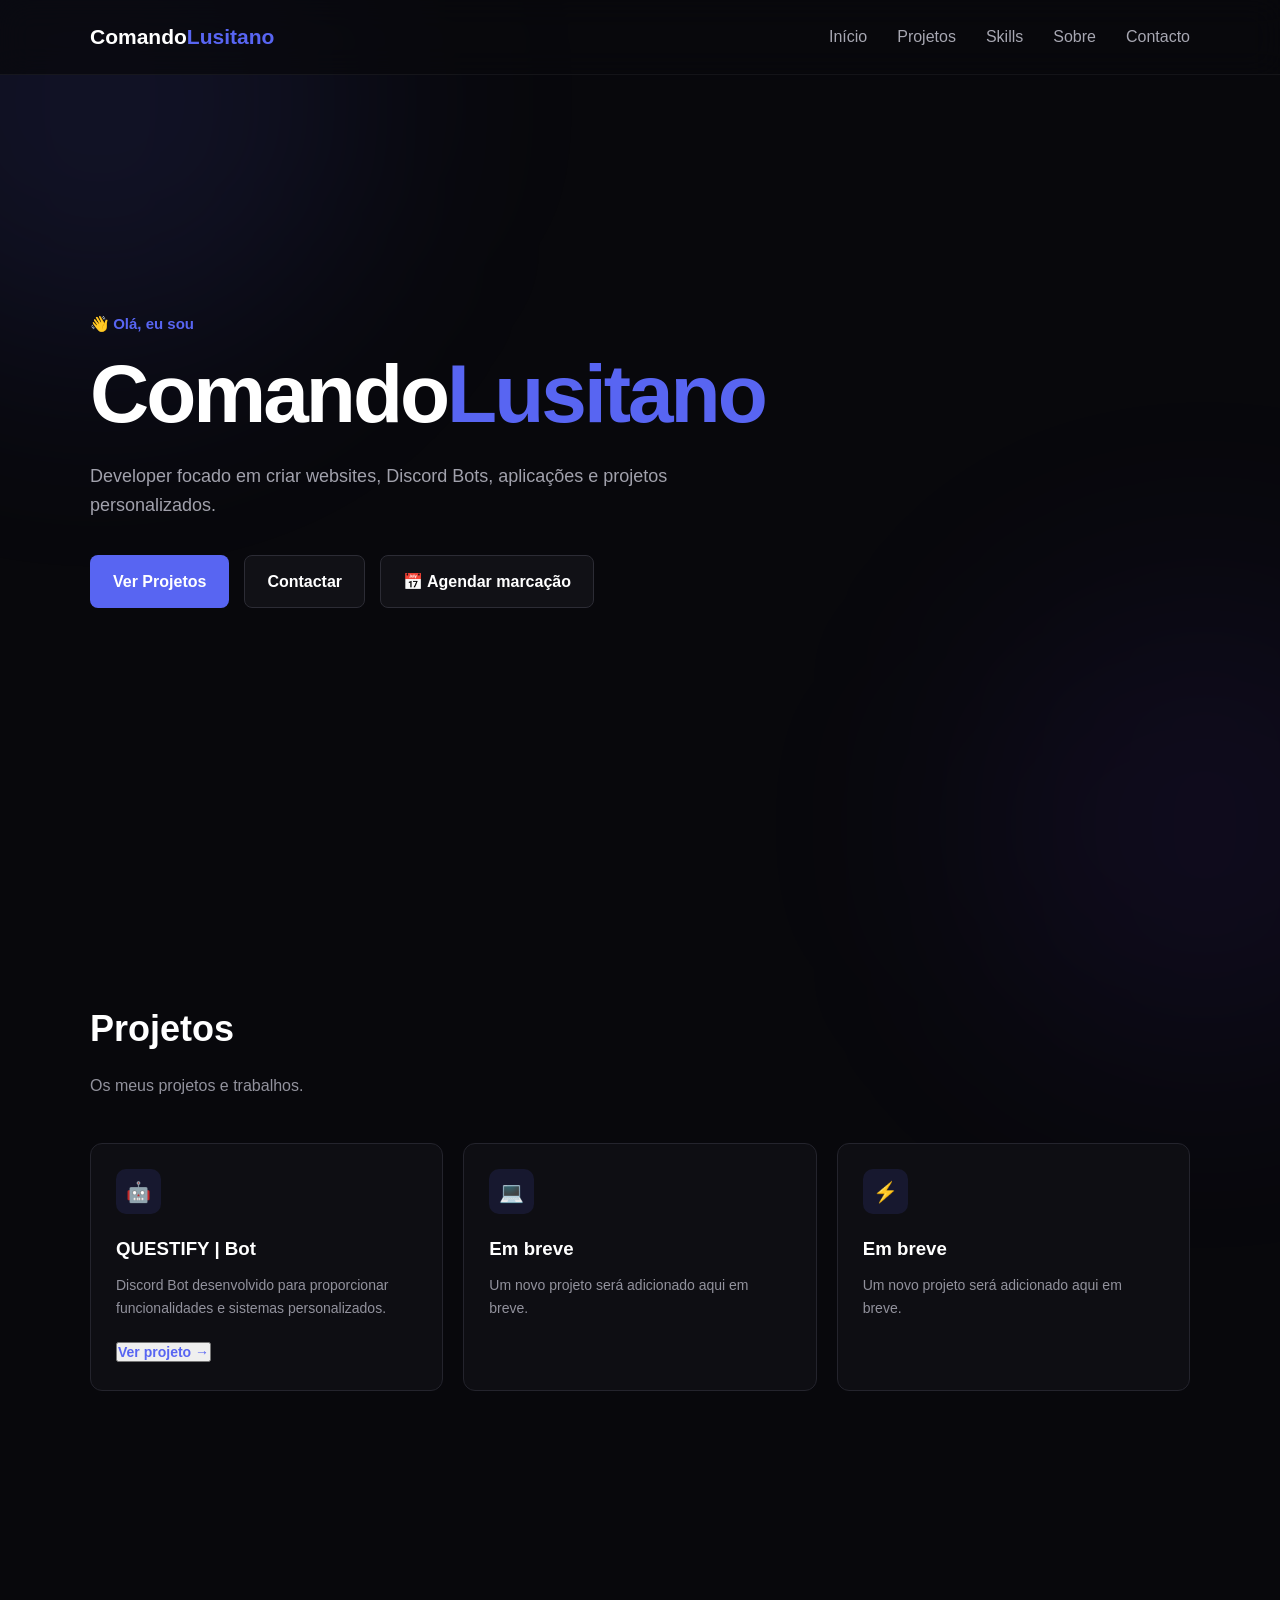
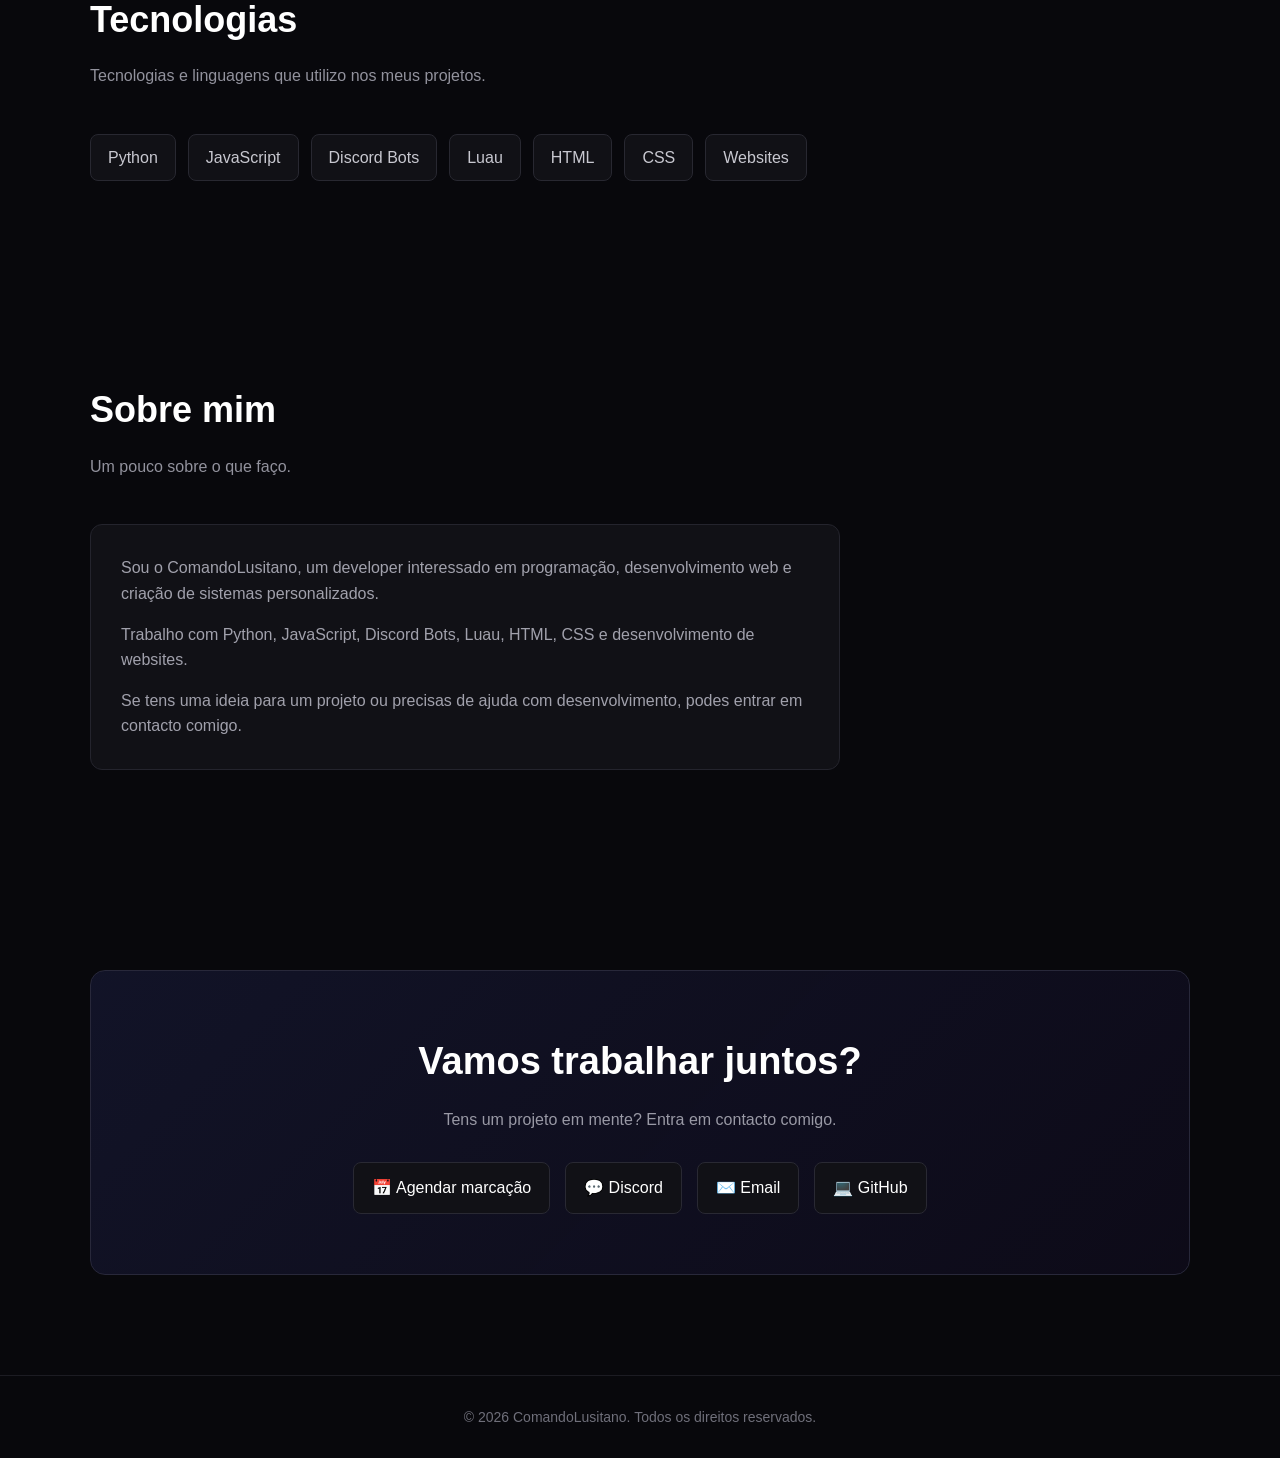
<file: index.html>
<!DOCTYPE html>
<html lang="pt-PT">

<head>

    <meta charset="UTF-8">

    <meta
        name="viewport"
        content="width=device-width, initial-scale=1.0"
    >

    <meta
        name="description"
        content="ComandoLusitano — Developer especializado em Python, JavaScript, Discord Bots, Luau, HTML e websites."
    >

    <meta
        name="author"
        content="ComandoLusitano"
    >

    <title>ComandoLusitano | Developer</title>

    <link
        rel="stylesheet"
        href="style.css"
    >

</head>

<body>

    <!-- ==============================
         NAVBAR
    =============================== -->

    <header class="navbar">

        <div class="nav-container">

            <a
                href="#home"
                class="logo"
            >
                Comando<span>Lusitano</span>
            </a>

            <nav>

                <ul class="nav-links">

                    <li>
                        <a href="#home">
                            Início
                        </a>
                    </li>

                    <li>
                        <a href="#projects">
                            Projetos
                        </a>
                    </li>

                    <li>
                        <a href="#skills">
                            Skills
                        </a>
                    </li>

                    <li>
                        <a href="#about">
                            Sobre
                        </a>
                    </li>

                    <li>
                        <a href="#contact">
                            Contacto
                        </a>
                    </li>

                </ul>

            </nav>

        </div>

    </header>


    <!-- ==============================
         MAIN
    =============================== -->

    <main>

        <!-- ==============================
             HERO
        =============================== -->

        <section
            id="home"
            class="hero"
        >

            <div class="container">

                <div class="hero-content">

                    <p class="hero-small">
                        👋 Olá, eu sou
                    </p>

                    <h1>
                        Comando<span>Lusitano</span>
                    </h1>

                    <p class="hero-description">
                        Developer focado em criar websites,
                        Discord Bots, aplicações e projetos
                        personalizados.
                    </p>

                    <div class="buttons">

                        <a
                            href="#projects"
                            class="btn btn-primary"
                        >
                            Ver Projetos
                        </a>

                        <a
                            href="#contact"
                            class="btn btn-secondary"
                        >
                            Contactar
                        </a>

                        <a
                            href="/marcacoes"
                            class="btn btn-secondary"
                        >
                            📅 Agendar marcação
                        </a>

                    </div>

                </div>

            </div>

        </section>


        <!-- ==============================
             PROJECTS
        =============================== -->

        <section id="projects">

            <div class="container">

                <h2 class="section-title">
                    Projetos
                </h2>

                <p class="section-description">
                    Os meus projetos e trabalhos.
                </p>

                <div class="projects-grid">


                    <!-- PROJECT 1 -->

                    <article class="project-card">

                        <div class="project-icon">
                            🤖
                        </div>

                        <h3>
                            QUESTIFY | Bot
                        </h3>

                        <p>
                            Discord Bot desenvolvido para
                            proporcionar funcionalidades
                            e sistemas personalizados.
                        </p>

                        <button
                            type="button"
                            class="project-link project-button"
                            onclick="toggleProject(this)"
                        >
                            Ver projeto →
                        </button>

                        <div class="project-details">

                            <p>
                                O Questify é um Discord Bot
                                desenvolvido para auxiliar na
                                moderação e gestão de servidores.
                                A sua principal distinção é o
                                sistema de missões de Orbs,
                                que permite enviar automaticamente,
                                em tempo real, as missões disponíveis
                                para um canal específico do servidor,
                                mantendo os membros sempre informados.
                            </p>

                        </div>

                    </article>


                    <!-- PROJECT 2 -->

                    <article class="project-card">

                        <div class="project-icon">
                            💻
                        </div>

                        <h3>
                            Em breve
                        </h3>

                        <p>
                            Um novo projeto será adicionado
                            aqui em breve.
                        </p>

                    </article>


                    <!-- PROJECT 3 -->

                    <article class="project-card">

                        <div class="project-icon">
                            ⚡
                        </div>

                        <h3>
                            Em breve
                        </h3>

                        <p>
                            Um novo projeto será adicionado
                            aqui em breve.
                        </p>

                    </article>


                </div>

            </div>

        </section>


        <!-- ==============================
             SKILLS
        =============================== -->

        <section id="skills">

            <div class="container">

                <h2 class="section-title">
                    Tecnologias
                </h2>

                <p class="section-description">
                    Tecnologias e linguagens que utilizo
                    nos meus projetos.
                </p>

                <div class="skills-container">

                    <span class="skill">
                        Python
                    </span>

                    <span class="skill">
                        JavaScript
                    </span>

                    <span class="skill">
                        Discord Bots
                    </span>

                    <span class="skill">
                        Luau
                    </span>

                    <span class="skill">
                        HTML
                    </span>

                    <span class="skill">
                        CSS
                    </span>

                    <span class="skill">
                        Websites
                    </span>

                </div>

            </div>

        </section>


        <!-- ==============================
             ABOUT
        =============================== -->

        <section id="about">

            <div class="container">

                <h2 class="section-title">
                    Sobre mim
                </h2>

                <p class="section-description">
                    Um pouco sobre o que faço.
                </p>

                <div class="about-box">

                    <p>
                        Sou o ComandoLusitano, um developer
                        interessado em programação,
                        desenvolvimento web e criação
                        de sistemas personalizados.
                    </p>

                    <p>
                        Trabalho com Python, JavaScript,
                        Discord Bots, Luau, HTML, CSS
                        e desenvolvimento de websites.
                    </p>

                    <p>
                        Se tens uma ideia para um projeto
                        ou precisas de ajuda com desenvolvimento,
                        podes entrar em contacto comigo.
                    </p>

                </div>

            </div>

        </section>


        <!-- ==============================
             CONTACT
        =============================== -->

        <section id="contact">

            <div class="container">

                <div class="contact-box">

                    <h2>
                        Vamos trabalhar juntos?
                    </h2>

                    <p>
                        Tens um projeto em mente?
                        Entra em contacto comigo.
                    </p>

                    <div class="contact-links">

                        <a
                            href="/marcacoes"
                            class="contact-link"
                        >
                            📅 Agendar marcação
                        </a>

                        <a
                            href="https://discord.com/users/995055799338553464"
                            target="_blank"
                            rel="noopener noreferrer"
                            class="contact-link"
                        >
                            💬 Discord
                        </a>

                        <a
                            href="mailto:contato.comandolusitano@gmail.com?subject=Pedido%20de%20orçamento"
                            class="contact-link"
                        >
                            ✉️ Email
                        </a>

                        <a
                            href="https://github.com/ComandoLusitano"
                            target="_blank"
                            rel="noopener noreferrer"
                            class="contact-link"
                        >
                            💻 GitHub
                        </a>

                    </div>

                </div>

            </div>

        </section>

    </main>


    <!-- ==============================
         FOOTER
    =============================== -->

    <footer>

        <div class="container">

            <p>
                © 2026 ComandoLusitano.
                Todos os direitos reservados.
            </p>

        </div>

    </footer>


    <script src="script.js"></script>

</body>

</html>
</file>
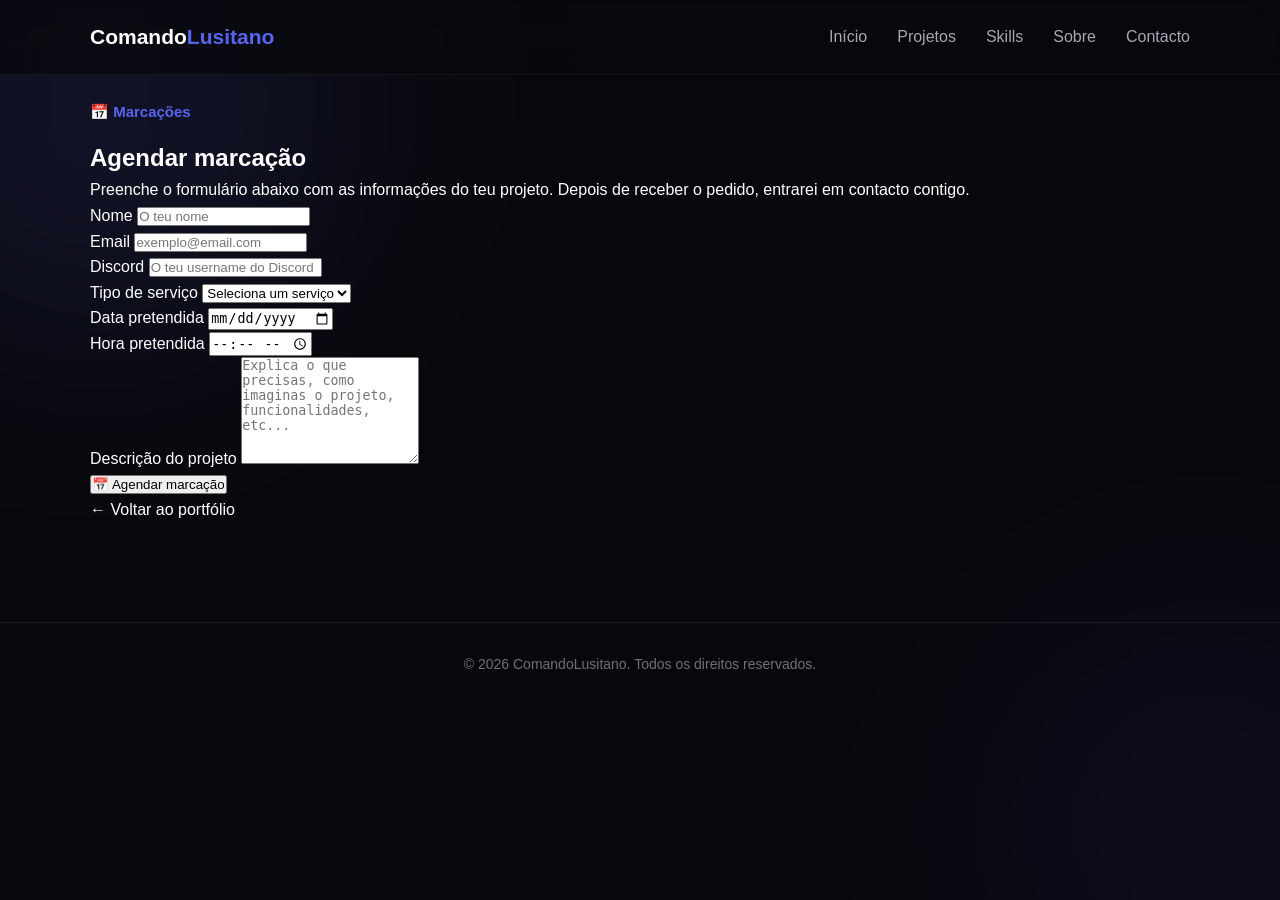
<file: marcacoes.html>
<!DOCTYPE html>
<html lang="pt-PT">

<head>

    <meta charset="UTF-8">

    <meta
        name="viewport"
        content="width=device-width, initial-scale=1.0"
    >

    <meta
        name="description"
        content="Agendar marcação com ComandoLusitano."
    >

    <title>Agendar marcação | ComandoLusitano</title>

    <link
        rel="stylesheet"
        href="style.css"
    >

</head>

<body>

    <!-- ==============================
         NAVBAR
    =============================== -->

    <header class="navbar">

        <div class="nav-container">

            <a
                href="/"
                class="logo"
            >
                Comando<span>Lusitano</span>
            </a>

            <nav>

                <ul class="nav-links">

                    <li>
                        <a href="/">
                            Início
                        </a>
                    </li>

                    <li>
                        <a href="/#projects">
                            Projetos
                        </a>
                    </li>

                    <li>
                        <a href="/#skills">
                            Skills
                        </a>
                    </li>

                    <li>
                        <a href="/#about">
                            Sobre
                        </a>
                    </li>

                    <li>
                        <a href="/#contact">
                            Contacto
                        </a>
                    </li>

                </ul>

            </nav>

        </div>

    </header>


    <!-- ==============================
         MARCAÇÃO
    =============================== -->

    <main>

        <section class="booking-section">

            <div class="container">

                <div class="booking-header">

                    <p class="hero-small">
                        📅 Marcações
                    </p>

                    <h1>
                        Agendar <span>marcação</span>
                    </h1>

                    <p class="booking-header-description">
                        Preenche o formulário abaixo com
                        as informações do teu projeto.
                        Depois de receber o pedido,
                        entrarei em contacto contigo.
                    </p>

                </div>


                <form
                    id="bookingForm"
                    class="booking-form"
                >

                    <!-- NOME -->

                    <div class="form-group">

                        <label for="name">
                            Nome
                        </label>

                        <input
                            type="text"
                            id="name"
                            name="name"
                            placeholder="O teu nome"
                            maxlength="100"
                            required
                        >

                    </div>


                    <!-- EMAIL -->

                    <div class="form-group">

                        <label for="email">
                            Email
                        </label>

                        <input
                            type="email"
                            id="email"
                            name="email"
                            placeholder="exemplo@email.com"
                            maxlength="150"
                            required
                        >

                    </div>


                    <!-- DISCORD -->

                    <div class="form-group">

                        <label for="discord">
                            Discord
                        </label>

                        <input
                            type="text"
                            id="discord"
                            name="discord"
                            placeholder="O teu username do Discord"
                            maxlength="100"
                            required
                        >

                    </div>


                    <!-- SERVIÇO -->

                    <div class="form-group">

                        <label for="service">
                            Tipo de serviço
                        </label>

                        <select
                            id="service"
                            name="service"
                            required
                        >

                            <option value="">
                                Seleciona um serviço
                            </option>

                            <option value="Discord Bot">
                                Discord Bot
                            </option>

                            <option value="Website">
                                Website
                            </option>

                            <option value="Python">
                                Python
                            </option>

                            <option value="JavaScript">
                                JavaScript
                            </option>

                            <option value="Luau">
                                Luau
                            </option>

                            <option value="Outro">
                                Outro
                            </option>

                        </select>

                    </div>


                    <!-- DATA + HORA -->

                    <div class="form-row">

                        <div class="form-group">

                            <label for="date">
                                Data pretendida
                            </label>

                            <input
                                type="date"
                                id="date"
                                name="date"
                                required
                            >

                        </div>


                        <div class="form-group">

                            <label for="time">
                                Hora pretendida
                            </label>

                            <input
                                type="time"
                                id="time"
                                name="time"
                                required
                            >

                        </div>

                    </div>


                    <!-- DESCRIÇÃO -->

                    <div class="form-group">

                        <label for="message">
                            Descrição do projeto
                        </label>

                        <textarea
                            id="message"
                            name="message"
                            rows="7"
                            maxlength="5000"
                            placeholder="Explica o que precisas, como imaginas o projeto, funcionalidades, etc..."
                            required
                        ></textarea>

                    </div>


                    <!-- BOTÃO -->

                    <button
                        type="submit"
                        class="booking-button"
                        id="submitButton"
                    >
                        📅 Agendar marcação
                    </button>


                    <!-- MENSAGEM -->

                    <div
                        id="formMessage"
                        class="form-message"
                    ></div>

                </form>


                <div class="back-link">

                    <a href="/">
                        ← Voltar ao portfólio
                    </a>

                </div>

            </div>

        </section>

    </main>


    <!-- ==============================
         FOOTER
    =============================== -->

    <footer>

        <div class="container">

            <p>
                © 2026 ComandoLusitano.
                Todos os direitos reservados.
            </p>

        </div>

    </footer>


    <!-- ==============================
         FORM JAVASCRIPT
    =============================== -->

    <script>

        const form =
            document.getElementById(
                "bookingForm"
            );


        const button =
            document.getElementById(
                "submitButton"
            );


        const formMessage =
            document.getElementById(
                "formMessage"
            );


        form.addEventListener(
            "submit",
            async (event) => {

                event.preventDefault();


                button.disabled = true;

                button.textContent =
                    "A enviar marcação...";


                formMessage.textContent = "";

                formMessage.className =
                    "form-message";


                const formData =
                    new FormData(form);


                const data = {

                    name:
                        formData.get("name"),

                    email:
                        formData.get("email"),

                    discord:
                        formData.get("discord"),

                    service:
                        formData.get("service"),

                    date:
                        formData.get("date"),

                    time:
                        formData.get("time"),

                    message:
                        formData.get("message")

                };


                try {

                    const response =
                        await fetch(
                            "/api/agendar",
                            {

                                method: "POST",

                                headers: {

                                    "Content-Type":
                                        "application/json"

                                },

                                body:
                                    JSON.stringify(data)

                            }
                        );


                    const result =
                        await response.json();


                    if (!response.ok) {

                        throw new Error(
                            result.message ||
                            "Erro ao enviar."
                        );

                    }


                    formMessage.textContent =
                        "✅ Marcação enviada com sucesso! Receberás um email de confirmação.";

                    formMessage.className =
                        "form-message success";


                    form.reset();


                } catch (error) {

                    console.error(error);


                    formMessage.textContent =
                        "❌ Não foi possível enviar a marcação. Tenta novamente.";

                    formMessage.className =
                        "form-message error";

                }


                button.disabled = false;

                button.textContent =
                    "📅 Agendar marcação";

            }
        );

    </script>

</body>

</html>
</file>
<file: style.css>
/* ========================================
   ComandoLusitano Portfolio
   ======================================== */

* {
    margin: 0;
    padding: 0;
    box-sizing: border-box;
}

html {
    scroll-behavior: smooth;
}

body {
    font-family: Arial, Helvetica, sans-serif;
    background: #08080c;
    color: #ffffff;
    line-height: 1.6;
    overflow-x: hidden;
}

/* ---------- Background ---------- */

body::before {
    content: "";
    position: fixed;
    width: 500px;
    height: 500px;
    background: rgba(88, 101, 242, 0.12);
    filter: blur(120px);
    border-radius: 50%;
    top: -150px;
    left: -150px;
    pointer-events: none;
    z-index: -1;
}

body::after {
    content: "";
    position: fixed;
    width: 450px;
    height: 450px;
    background: rgba(120, 70, 255, 0.08);
    filter: blur(120px);
    border-radius: 50%;
    bottom: -150px;
    right: -150px;
    pointer-events: none;
    z-index: -1;
}

/* ---------- General ---------- */

.container {
    width: min(1100px, 90%);
    margin: auto;
}

a {
    color: inherit;
    text-decoration: none;
}

section {
    padding: 100px 0;
}

.section-title {
    font-size: 36px;
    margin-bottom: 15px;
}

.section-description {
    color: #92929d;
    margin-bottom: 45px;
}

/* ---------- Navigation ---------- */

.navbar {
    position: fixed;
    top: 0;
    left: 0;
    width: 100%;
    padding: 20px 0;
    background: rgba(8, 8, 12, 0.75);
    backdrop-filter: blur(15px);
    border-bottom: 1px solid rgba(255, 255, 255, 0.05);
    z-index: 1000;
}

.nav-container {
    width: min(1100px, 90%);
    margin: auto;
    display: flex;
    align-items: center;
    justify-content: space-between;
}

.logo {
    font-size: 21px;
    font-weight: 700;
}

.logo span {
    color: #5865f2;
}

.nav-links {
    display: flex;
    gap: 30px;
    list-style: none;
}

.nav-links a {
    color: #a7a7b2;
    transition: 0.25s ease;
}

.nav-links a:hover {
    color: #ffffff;
}

/* ---------- Hero ---------- */

.hero {
    min-height: 100vh;
    display: flex;
    align-items: center;
    padding-top: 120px;
}

.hero-content {
    max-width: 750px;
}

.hero-small {
    color: #5865f2;
    font-weight: 600;
    font-size: 15px;
    margin-bottom: 15px;
}

.hero h1 {
    font-size: clamp(48px, 8vw, 82px);
    line-height: 1.05;
    letter-spacing: -3px;
    margin-bottom: 25px;
}

.hero h1 span {
    color: #5865f2;
}

.hero-description {
    max-width: 650px;
    color: #a1a1ac;
    font-size: 18px;
    margin-bottom: 35px;
}

.buttons {
    display: flex;
    gap: 15px;
    flex-wrap: wrap;
}

.btn {
    display: inline-flex;
    align-items: center;
    justify-content: center;
    padding: 13px 22px;
    border-radius: 8px;
    font-weight: 600;
    transition: 0.25s ease;
    border: 1px solid transparent;
}

.btn-primary {
    background: #5865f2;
    color: #ffffff;
}

.btn-primary:hover {
    background: #4752c4;
    transform: translateY(-2px);
}

.btn-secondary {
    border-color: #2c2c35;
    color: #ffffff;
    background: #111116;
}

.btn-secondary:hover {
    border-color: #5865f2;
    transform: translateY(-2px);
}

/* ---------- Projects ---------- */

.projects-grid {
    display: grid;
    grid-template-columns: repeat(3, 1fr);
    gap: 20px;
}

.project-card {
    background: rgba(17, 17, 22, 0.8);
    border: 1px solid #24242d;
    border-radius: 12px;
    padding: 25px;
    transition: 0.3s ease;
}

.project-card:hover {
    transform: translateY(-5px);
    border-color: #5865f2;
    box-shadow: 0 15px 40px rgba(0, 0, 0, 0.25);
}

.project-icon {
    width: 45px;
    height: 45px;
    display: flex;
    align-items: center;
    justify-content: center;
    background: rgba(88, 101, 242, 0.12);
    border-radius: 10px;
    margin-bottom: 20px;
    font-size: 20px;
}

.project-card h3 {
    margin-bottom: 10px;
}

.project-card p {
    color: #92929d;
    font-size: 14px;
    margin-bottom: 20px;
}

.project-link {
    color: #5865f2;
    font-weight: 600;
    font-size: 14px;
}

.project-link:hover {
    text-decoration: none;
}

/* ---------- Project Details ---------- */

.project-details {
    display: none;
}

.project-details p {
    margin-bottom: 0;
}

/* ---------- Skills ---------- */

.skills-container {
    display: flex;
    flex-wrap: wrap;
    gap: 12px;
}

.skill {
    background: #111116;
    border: 1px solid #282831;
    padding: 10px 17px;
    border-radius: 8px;
    color: #c8c8d0;
    transition: 0.25s ease;
}

.skill:hover {
    border-color: #5865f2;
    color: #ffffff;
    transform: translateY(-2px);
}

/* ---------- About ---------- */

.about-box {
    max-width: 750px;
    background: #111116;
    border: 1px solid #24242d;
    border-radius: 12px;
    padding: 30px;
}

.about-box p {
    color: #a1a1ac;
    margin-bottom: 15px;
}

.about-box p:last-child {
    margin-bottom: 0;
}

/* ---------- Contact ---------- */

.contact-box {
    text-align: center;
    background: linear-gradient(
        135deg,
        rgba(88, 101, 242, 0.12),
        rgba(120, 70, 255, 0.05)
    );
    border: 1px solid #28283a;
    border-radius: 15px;
    padding: 60px 30px;
}

.contact-box h2 {
    font-size: 38px;
    margin-bottom: 15px;
}

.contact-box p {
    color: #9999a5;
    margin-bottom: 30px;
}

.contact-links {
    display: flex;
    justify-content: center;
    gap: 15px;
    flex-wrap: wrap;
}

.contact-link {
    padding: 12px 18px;
    border-radius: 8px;
    background: #111116;
    border: 1px solid #292933;
    transition: 0.25s ease;
}

.contact-link:hover {
    border-color: #5865f2;
    transform: translateY(-2px);
}

/* ---------- Footer ---------- */

footer {
    border-top: 1px solid #1c1c23;
    padding: 30px 0;
    text-align: center;
    color: #6f6f7a;
    font-size: 14px;
}

/* ---------- Scrollbar ---------- */

::-webkit-scrollbar {
    width: 8px;
}

::-webkit-scrollbar-track {
    background: #08080c;
}

::-webkit-scrollbar-thumb {
    background: #292933;
    border-radius: 10px;
}

::-webkit-scrollbar-thumb:hover {
    background: #5865f2;
}

/* ---------- Selection ---------- */

::selection {
    background: #5865f2;
    color: #ffffff;
}

/* ---------- Mobile ---------- */

@media (max-width: 800px) {

    .nav-links {
        display: none;
    }

    section {
        padding: 75px 0;
    }

    .hero {
        min-height: 90vh;
    }

    .hero h1 {
        font-size: 52px;
        letter-spacing: -2px;
    }

    .hero-description {
        font-size: 16px;
    }

    .projects-grid {
        grid-template-columns: 1fr;
    }

    .section-title {
        font-size: 30px;
    }

    .contact-box h2 {
        font-size: 30px;
    }
}
</file>
